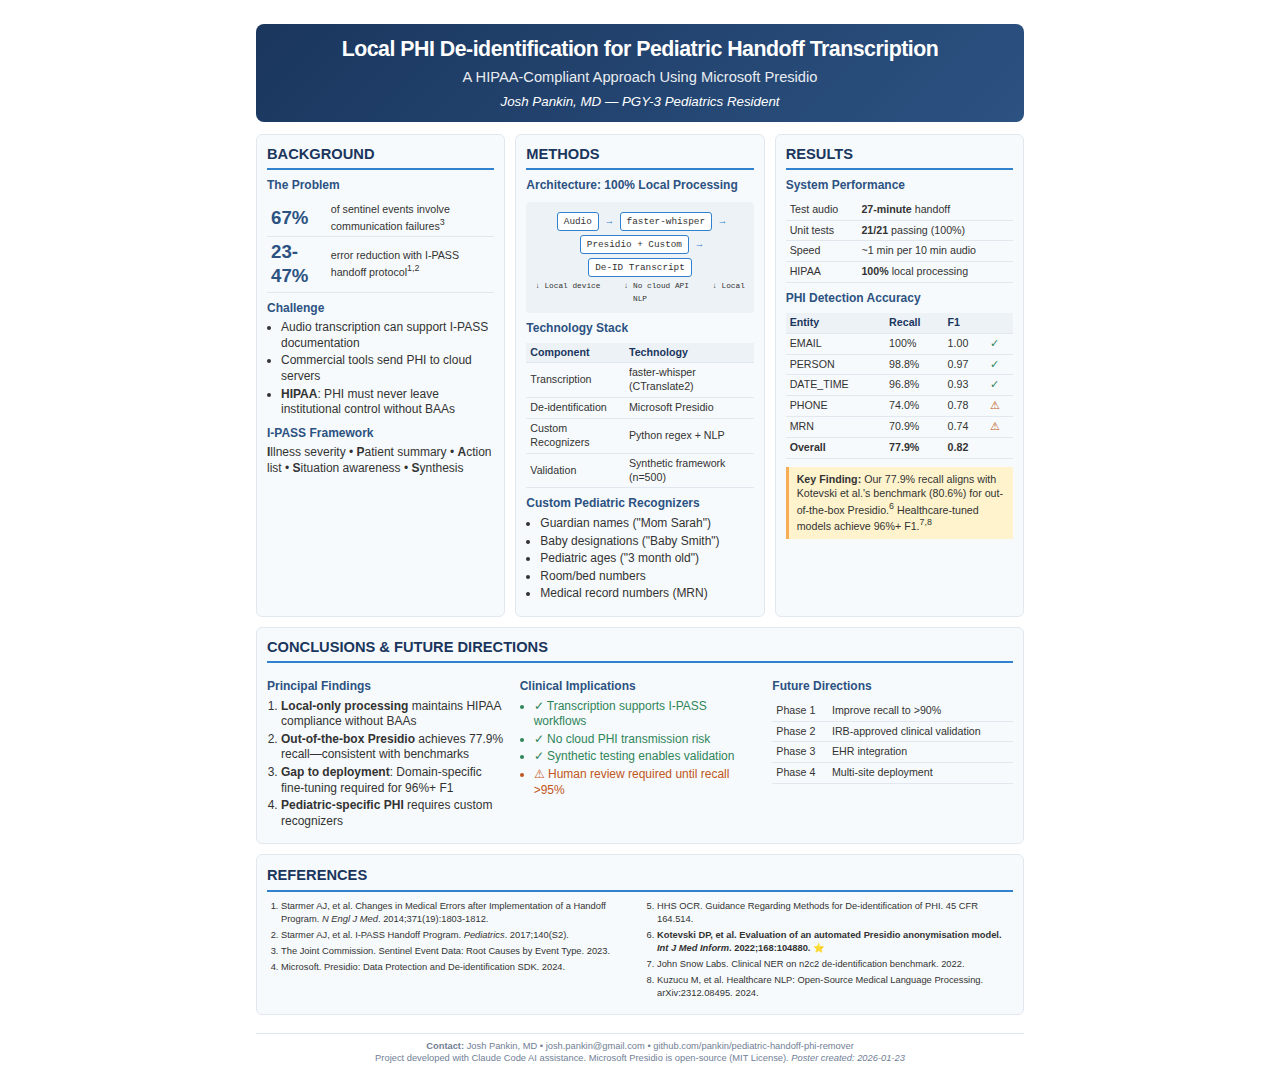
<file: docs/research_poster.html>
<!DOCTYPE html>
<html lang="en">
<head>
    <meta charset="UTF-8">
    <meta name="viewport" content="width=device-width, initial-scale=1.0">
    <title>Local PHI De-identification for Pediatric Handoff Transcription</title>
    <style>
        @page {
            size: letter;
            margin: 0.5in;
        }

        * {
            box-sizing: border-box;
            margin: 0;
            padding: 0;
        }

        body {
            font-family: 'Helvetica Neue', Arial, sans-serif;
            font-size: 9pt;
            line-height: 1.3;
            color: #333;
            background: white;
        }

        .poster {
            max-width: 8.5in;
            margin: 0 auto;
            padding: 0.25in;
        }

        /* Header */
        .header {
            background: linear-gradient(135deg, #1a365d 0%, #2c5282 100%);
            color: white;
            padding: 12px 16px;
            text-align: center;
            border-radius: 8px;
            margin-bottom: 12px;
        }

        .header h1 {
            font-size: 16pt;
            font-weight: 700;
            margin-bottom: 4px;
            letter-spacing: -0.5px;
        }

        .header .subtitle {
            font-size: 11pt;
            font-weight: 400;
            opacity: 0.9;
        }

        .header .author {
            font-size: 10pt;
            margin-top: 6px;
            font-style: italic;
        }

        /* Grid Layout */
        .content {
            display: grid;
            grid-template-columns: 1fr 1fr 1fr;
            gap: 10px;
        }

        .section {
            background: #f7fafc;
            border-radius: 6px;
            padding: 10px;
            border: 1px solid #e2e8f0;
        }

        .section h2 {
            font-size: 11pt;
            color: #1a365d;
            border-bottom: 2px solid #3182ce;
            padding-bottom: 4px;
            margin-bottom: 8px;
            font-weight: 700;
        }

        .section h3 {
            font-size: 9pt;
            color: #2c5282;
            margin: 8px 0 4px 0;
            font-weight: 600;
        }

        /* Tables */
        table {
            width: 100%;
            border-collapse: collapse;
            font-size: 8pt;
            margin: 6px 0;
        }

        th, td {
            padding: 3px 4px;
            text-align: left;
            border-bottom: 1px solid #e2e8f0;
        }

        th {
            background: #edf2f7;
            font-weight: 600;
            color: #1a365d;
        }

        tr:nth-child(even) {
            background: #f7fafc;
        }

        /* Architecture Diagram */
        .architecture {
            background: #edf2f7;
            border-radius: 4px;
            padding: 8px;
            margin: 8px 0;
            font-family: 'Courier New', monospace;
            font-size: 7pt;
            text-align: center;
            line-height: 1.4;
        }

        .architecture .arrow {
            color: #3182ce;
            font-weight: bold;
        }

        .box {
            display: inline-block;
            background: white;
            border: 1px solid #3182ce;
            border-radius: 3px;
            padding: 2px 6px;
            margin: 2px;
        }

        /* Lists */
        ul, ol {
            padding-left: 14px;
            margin: 4px 0;
        }

        li {
            margin-bottom: 2px;
        }

        /* Highlights */
        .highlight {
            background: #bee3f8;
            padding: 1px 4px;
            border-radius: 2px;
            font-weight: 600;
        }

        .stat {
            font-size: 14pt;
            font-weight: 700;
            color: #2c5282;
        }

        .stat-label {
            font-size: 7pt;
            color: #718096;
            text-transform: uppercase;
        }

        .key-finding {
            background: #fef3cd;
            border-left: 3px solid #f6ad55;
            padding: 6px 8px;
            margin: 8px 0;
            font-size: 8pt;
        }

        /* Status indicators */
        .status-good { color: #2f855a; }
        .status-warn { color: #c05621; }

        /* References section */
        .references {
            grid-column: span 3;
            font-size: 7pt;
            line-height: 1.4;
        }

        .references ol {
            columns: 2;
            column-gap: 20px;
        }

        .references li {
            margin-bottom: 3px;
            break-inside: avoid;
        }

        /* Footer */
        .footer {
            grid-column: span 3;
            text-align: center;
            font-size: 7pt;
            color: #718096;
            padding-top: 6px;
            border-top: 1px solid #e2e8f0;
            margin-top: 8px;
        }

        /* Full width sections */
        .full-width {
            grid-column: span 3;
        }

        @media print {
            body { -webkit-print-color-adjust: exact; print-color-adjust: exact; }
            .section { break-inside: avoid; }
        }
    </style>
</head>
<body>
    <div class="poster">
        <!-- Header -->
        <div class="header">
            <h1>Local PHI De-identification for Pediatric Handoff Transcription</h1>
            <div class="subtitle">A HIPAA-Compliant Approach Using Microsoft Presidio</div>
            <div class="author">Josh Pankin, MD — PGY-3 Pediatrics Resident</div>
        </div>

        <div class="content">
            <!-- BACKGROUND -->
            <div class="section">
                <h2>BACKGROUND</h2>

                <h3>The Problem</h3>
                <table>
                    <tr>
                        <td><span class="stat">67%</span></td>
                        <td>of sentinel events involve communication failures<sup>3</sup></td>
                    </tr>
                    <tr>
                        <td><span class="stat">23-47%</span></td>
                        <td>error reduction with I-PASS handoff protocol<sup>1,2</sup></td>
                    </tr>
                </table>

                <h3>Challenge</h3>
                <ul>
                    <li>Audio transcription can support I-PASS documentation</li>
                    <li>Commercial tools send PHI to cloud servers</li>
                    <li><strong>HIPAA</strong>: PHI must never leave institutional control without BAAs</li>
                </ul>

                <h3>I-PASS Framework</h3>
                <p><strong>I</strong>llness severity • <strong>P</strong>atient summary • <strong>A</strong>ction list • <strong>S</strong>ituation awareness • <strong>S</strong>ynthesis</p>
            </div>

            <!-- METHODS -->
            <div class="section">
                <h2>METHODS</h2>

                <h3>Architecture: 100% Local Processing</h3>
                <div class="architecture">
                    <span class="box">Audio</span> <span class="arrow">→</span>
                    <span class="box">faster-whisper</span> <span class="arrow">→</span>
                    <span class="box">Presidio + Custom</span> <span class="arrow">→</span>
                    <span class="box">De-ID Transcript</span>
                    <br><small>↓ Local device &nbsp;&nbsp;&nbsp; ↓ No cloud API &nbsp;&nbsp;&nbsp; ↓ Local NLP</small>
                </div>

                <h3>Technology Stack</h3>
                <table>
                    <tr><th>Component</th><th>Technology</th></tr>
                    <tr><td>Transcription</td><td>faster-whisper (CTranslate2)</td></tr>
                    <tr><td>De-identification</td><td>Microsoft Presidio</td></tr>
                    <tr><td>Custom Recognizers</td><td>Python regex + NLP</td></tr>
                    <tr><td>Validation</td><td>Synthetic framework (n=500)</td></tr>
                </table>

                <h3>Custom Pediatric Recognizers</h3>
                <ul>
                    <li>Guardian names ("Mom Sarah")</li>
                    <li>Baby designations ("Baby Smith")</li>
                    <li>Pediatric ages ("3 month old")</li>
                    <li>Room/bed numbers</li>
                    <li>Medical record numbers (MRN)</li>
                </ul>
            </div>

            <!-- RESULTS -->
            <div class="section">
                <h2>RESULTS</h2>

                <h3>System Performance</h3>
                <table>
                    <tr><td>Test audio</td><td><strong>27-minute</strong> handoff</td></tr>
                    <tr><td>Unit tests</td><td><strong>21/21</strong> passing (100%)</td></tr>
                    <tr><td>Speed</td><td>~1 min per 10 min audio</td></tr>
                    <tr><td>HIPAA</td><td><strong>100%</strong> local processing</td></tr>
                </table>

                <h3>PHI Detection Accuracy</h3>
                <table>
                    <tr><th>Entity</th><th>Recall</th><th>F1</th><th></th></tr>
                    <tr><td>EMAIL</td><td>100%</td><td>1.00</td><td class="status-good">✓</td></tr>
                    <tr><td>PERSON</td><td>98.8%</td><td>0.97</td><td class="status-good">✓</td></tr>
                    <tr><td>DATE_TIME</td><td>96.8%</td><td>0.93</td><td class="status-good">✓</td></tr>
                    <tr><td>PHONE</td><td>74.0%</td><td>0.78</td><td class="status-warn">⚠</td></tr>
                    <tr><td>MRN</td><td>70.9%</td><td>0.74</td><td class="status-warn">⚠</td></tr>
                    <tr><td><strong>Overall</strong></td><td><strong>77.9%</strong></td><td><strong>0.82</strong></td><td></td></tr>
                </table>

                <div class="key-finding">
                    <strong>Key Finding:</strong> Our 77.9% recall aligns with Kotevski et al.'s benchmark (80.6%) for out-of-the-box Presidio.<sup>6</sup> Healthcare-tuned models achieve 96%+ F1.<sup>7,8</sup>
                </div>
            </div>

            <!-- CONCLUSIONS -->
            <div class="section full-width">
                <h2>CONCLUSIONS & FUTURE DIRECTIONS</h2>
                <div style="display: grid; grid-template-columns: 1fr 1fr 1fr; gap: 12px;">
                    <div>
                        <h3>Principal Findings</h3>
                        <ol>
                            <li><strong>Local-only processing</strong> maintains HIPAA compliance without BAAs</li>
                            <li><strong>Out-of-the-box Presidio</strong> achieves 77.9% recall—consistent with benchmarks</li>
                            <li><strong>Gap to deployment</strong>: Domain-specific fine-tuning required for 96%+ F1</li>
                            <li><strong>Pediatric-specific PHI</strong> requires custom recognizers</li>
                        </ol>
                    </div>
                    <div>
                        <h3>Clinical Implications</h3>
                        <ul>
                            <li class="status-good">✓ Transcription supports I-PASS workflows</li>
                            <li class="status-good">✓ No cloud PHI transmission risk</li>
                            <li class="status-good">✓ Synthetic testing enables validation</li>
                            <li class="status-warn">⚠ Human review required until recall >95%</li>
                        </ul>
                    </div>
                    <div>
                        <h3>Future Directions</h3>
                        <table>
                            <tr><td>Phase 1</td><td>Improve recall to >90%</td></tr>
                            <tr><td>Phase 2</td><td>IRB-approved clinical validation</td></tr>
                            <tr><td>Phase 3</td><td>EHR integration</td></tr>
                            <tr><td>Phase 4</td><td>Multi-site deployment</td></tr>
                        </table>
                    </div>
                </div>
            </div>

            <!-- REFERENCES -->
            <div class="section references">
                <h2>REFERENCES</h2>
                <ol>
                    <li>Starmer AJ, et al. Changes in Medical Errors after Implementation of a Handoff Program. <em>N Engl J Med</em>. 2014;371(19):1803-1812.</li>
                    <li>Starmer AJ, et al. I-PASS Handoff Program. <em>Pediatrics</em>. 2017;140(S2).</li>
                    <li>The Joint Commission. Sentinel Event Data: Root Causes by Event Type. 2023.</li>
                    <li>Microsoft. Presidio: Data Protection and De-identification SDK. 2024.</li>
                    <li>HHS OCR. Guidance Regarding Methods for De-identification of PHI. 45 CFR 164.514.</li>
                    <li><strong>Kotevski DP, et al. Evaluation of an automated Presidio anonymisation model. <em>Int J Med Inform</em>. 2022;168:104880.</strong> ⭐</li>
                    <li>John Snow Labs. Clinical NER on n2c2 de-identification benchmark. 2022.</li>
                    <li>Kuzucu M, et al. Healthcare NLP: Open-Source Medical Language Processing. arXiv:2312.08495. 2024.</li>
                </ol>
            </div>

            <!-- Footer -->
            <div class="footer">
                <strong>Contact:</strong> Josh Pankin, MD • josh.pankin@gmail.com • github.com/pankin/pediatric-handoff-phi-remover<br>
                Project developed with Claude Code AI assistance. Microsoft Presidio is open-source (MIT License). <em>Poster created: 2026-01-23</em>
            </div>
        </div>
    </div>
</body>
</html>
</file>
